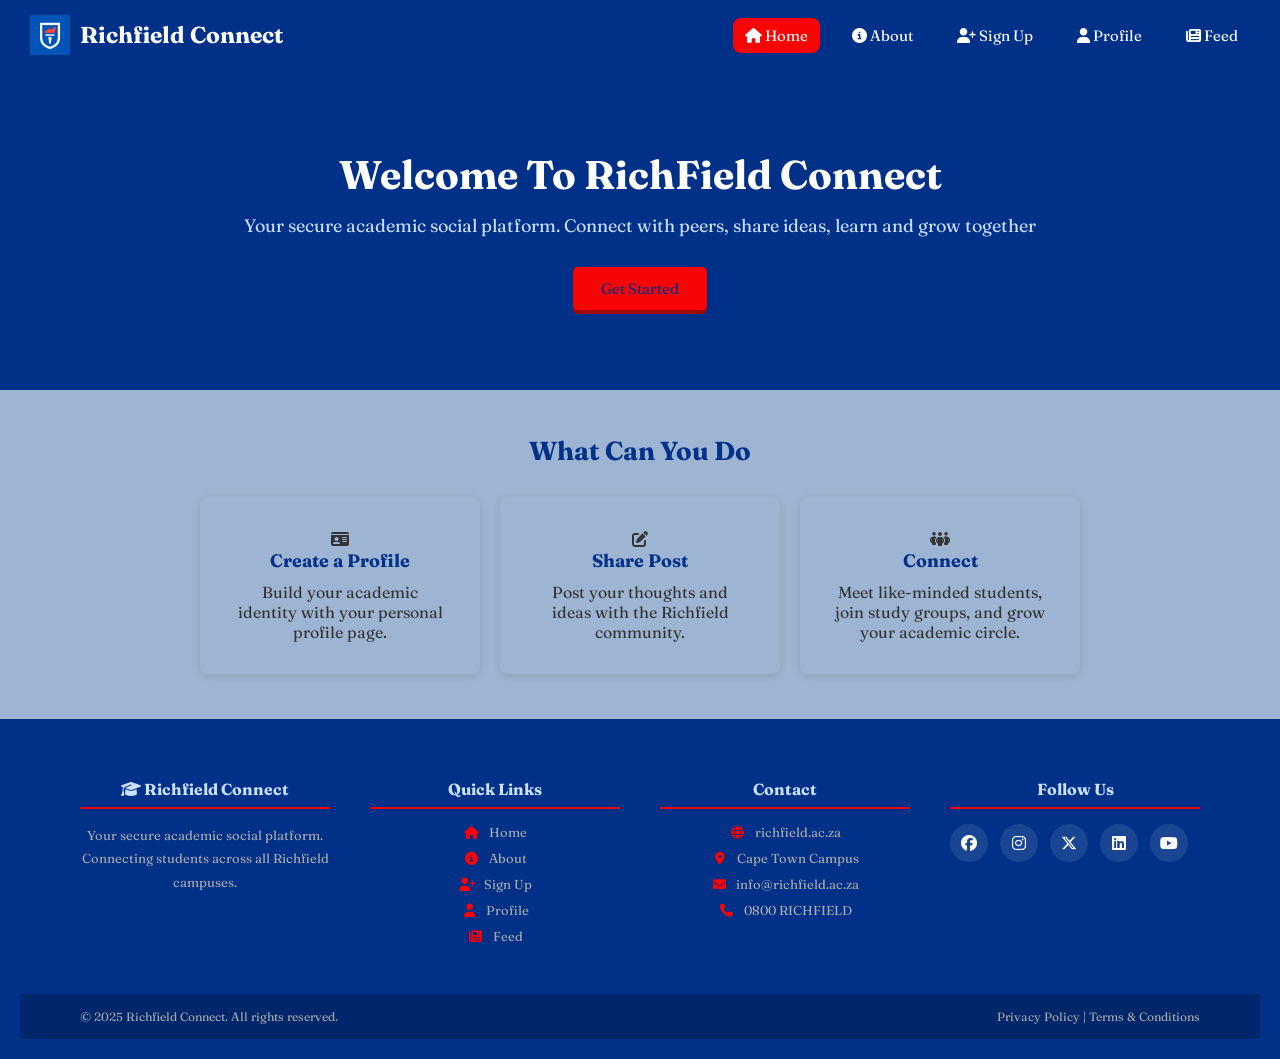
<file: RichField Connect/index.html>
<!DOCTYPE html>
<html lang="en">
<head>
    <meta charset="UTF-8">
    <meta name="viewport" content="width=device-width, initial-scale=1.0">
    <!-- FONT AWESOME ICONS -->
    <link rel="stylesheet" href="https://cdnjs.cloudflare.com/ajax/libs/font-awesome/6.5.0/css/all.min.css">
    <link rel="stylesheet" href="Style.css">
    <link rel="icon" href="logo richfried.jpg">

    <!--Google Fonts -->
<link rel="preconnect" href="https://fonts.googleapis.com">
<link rel="preconnect" href="https://fonts.gstatic.com" crossorigin>
<link href="https://fonts.googleapis.com/css2?family=Abril+Fatface&family=Cinzel:wght@400..900&family=DM+Serif+Display:ital@0;1&family=Diplomata&family=Fraunces:ital,opsz,wght@0,9..144,100..900;1,9..144,100..900&family=Lobster&family=Lobster+Two:ital,wght@0,400;0,700;1,400;1,700&display=swap" rel="stylesheet">    <title>RichField Connect - Home</title>
</head>
<body>

    <!-- NAVIGATION BAR -->
    <nav>
        <a href="index.html" class="logo">
            <img src="logo richfried.jpg" alt="Richfield Logo">
            Richfield Connect
        </a>
        <ul>
            <li><a href="index.html" class="active">
                
                <i class="fa-solid fa-house" ></i> Home
            </a></li>
            <li><a href="about.html">
                
                <i class="fa-solid fa-circle-info"></i> About
            </a></li>
            <li><a href="signup.html">
                
                <i class="fa-solid fa-user-plus"></i> Sign Up
            </a></li>
            <li><a href="profile.html">
                
                <i class="fa-solid fa-user"></i> Profile
            </a></li>
            <li><a href="feed.html">
                
                <i class="fa-solid fa-newspaper"></i> Feed
            </a></li>
        </ul>
    </nav>

    <!-- WELCOME BANNER -->
    <div class="welcome-banner">
        <h1>Welcome To RichField Connect</h1>
        <p>Your secure academic social platform. Connect with peers, share ideas, learn and grow together</p>
        
    <a href="signup.html" class="button" >Get Started</a>
</div>
    

    <!-- MAIN CONTENT -->
    <div class="container">

        <h2 class="section-title">What Can You Do</h2>

        <div class="features">

            <div class="feature-card">
                
                <i class="fa-solid fa-id-card feature-icon"></i>
                <h3>Create a Profile</h3>
                <p>Build your academic identity with your personal profile page.</p>
            </div>

            <div class="feature-card">
                
                <i class="fa-solid fa-pen-to-square feature-icon"></i>
                <h3>Share Post</h3>
                <p>Post your thoughts and ideas with the Richfield community.</p>
            </div>

            <div class="feature-card">
                
                <i class="fa-solid fa-people-group feature-icon"></i>
                <h3>Connect</h3>
                <p>Meet like-minded students, join study groups, and grow your academic circle.</p>
            </div>

        </div>
    </div>

<!-- BACK TO TOP BUTTON -->
<button id="backToTop" class="back-to-top">
    <i class="fa-solid fa-arrow-up"></i>
</button>



   <!-- FOOTER -->
<footer>

    <!-- TOP SECTION - columns -->
    <div class="footer-top">

        <!-- COLUMN 1 - About -->
        <div class="footer-col">
            <h4>
                <i class="fa-solid fa-graduation-cap"></i> 
                Richfield Connect
            </h4>
            <p>Your secure academic social platform. Connecting students across all Richfield campuses.</p>
        </div>

        <!-- COLUMN 2 - Quick Links -->
        <div class="footer-col">
            <h4>Quick Links</h4>
            <ul>
                <li><a href="index.html"><i class="fa-solid fa-house"></i> Home</a></li>
                <li><a href="about.html"><i class="fa-solid fa-circle-info"></i> About</a></li>
                <li><a href="signup.html"><i class="fa-solid fa-user-plus"></i> Sign Up</a></li>
                <li><a href="profile.html"><i class="fa-solid fa-user"></i> Profile</a></li>
                <li><a href="feed.html"><i class="fa-solid fa-newspaper"></i> Feed</a></li>
            </ul>
        </div>

        <!-- COLUMN 3 - Contact -->
        <div class="footer-col">
            <h4>Contact</h4>
            <ul>
                <li><i class="fa-solid fa-globe"></i> richfield.ac.za</li>
                <li><i class="fa-solid fa-location-dot"></i> Cape Town Campus</li>
                <li><i class="fa-solid fa-envelope"></i> info@richfield.ac.za</li>
                <li><i class="fa-solid fa-phone"></i> 0800 RICHFIELD</li>
            </ul>
        </div>

        <!-- COLUMN 4 - Social Media -->
        <div class="footer-col">
            <h4>Follow Us</h4>
            <div class="footer-social">
                <a href="https://www.facebook.com/thisisrichfield/" target="_blank">
                    <i class="fa-brands fa-facebook"></i>
                </a>
                <a href="https://www.instagram.com/thisisrichfield/" target="_blank">
                    <i class="fa-brands fa-instagram"></i>
                </a>
                <a href="https://x.com/thisisrichfield" target="_blank">
                    <i class="fa-brands fa-x-twitter"></i>
                </a>
                <a href="https://www.linkedin.com/school/richfieldeducation/" target="_blank">
                    <i class="fa-brands fa-linkedin"></i>
                </a>
                <a href="https://www.youtube.com/user/ThePCTBC" target="_blank">
                    <i class="fa-brands fa-youtube"></i>
                </a>
            </div>
        </div>

    </div>

    <!-- BOTTOM BAR -->
    <div class="footer-bottom">
        <p>&copy; 2025 Richfield Connect. All rights reserved.</p>
        <p>
            <a href="#">Privacy Policy</a> | 
            <a href="#">Terms & Conditions</a>
        </p>
    </div>

</footer>

<!-- JQUERY -->
<script src="https://code.jquery.com/jquery-3.7.1.min.js"></script>
<!-- MAIN JAVASCRIPT -->
<script src="javascript/main.js"></script>


</body>
</html>
</file>
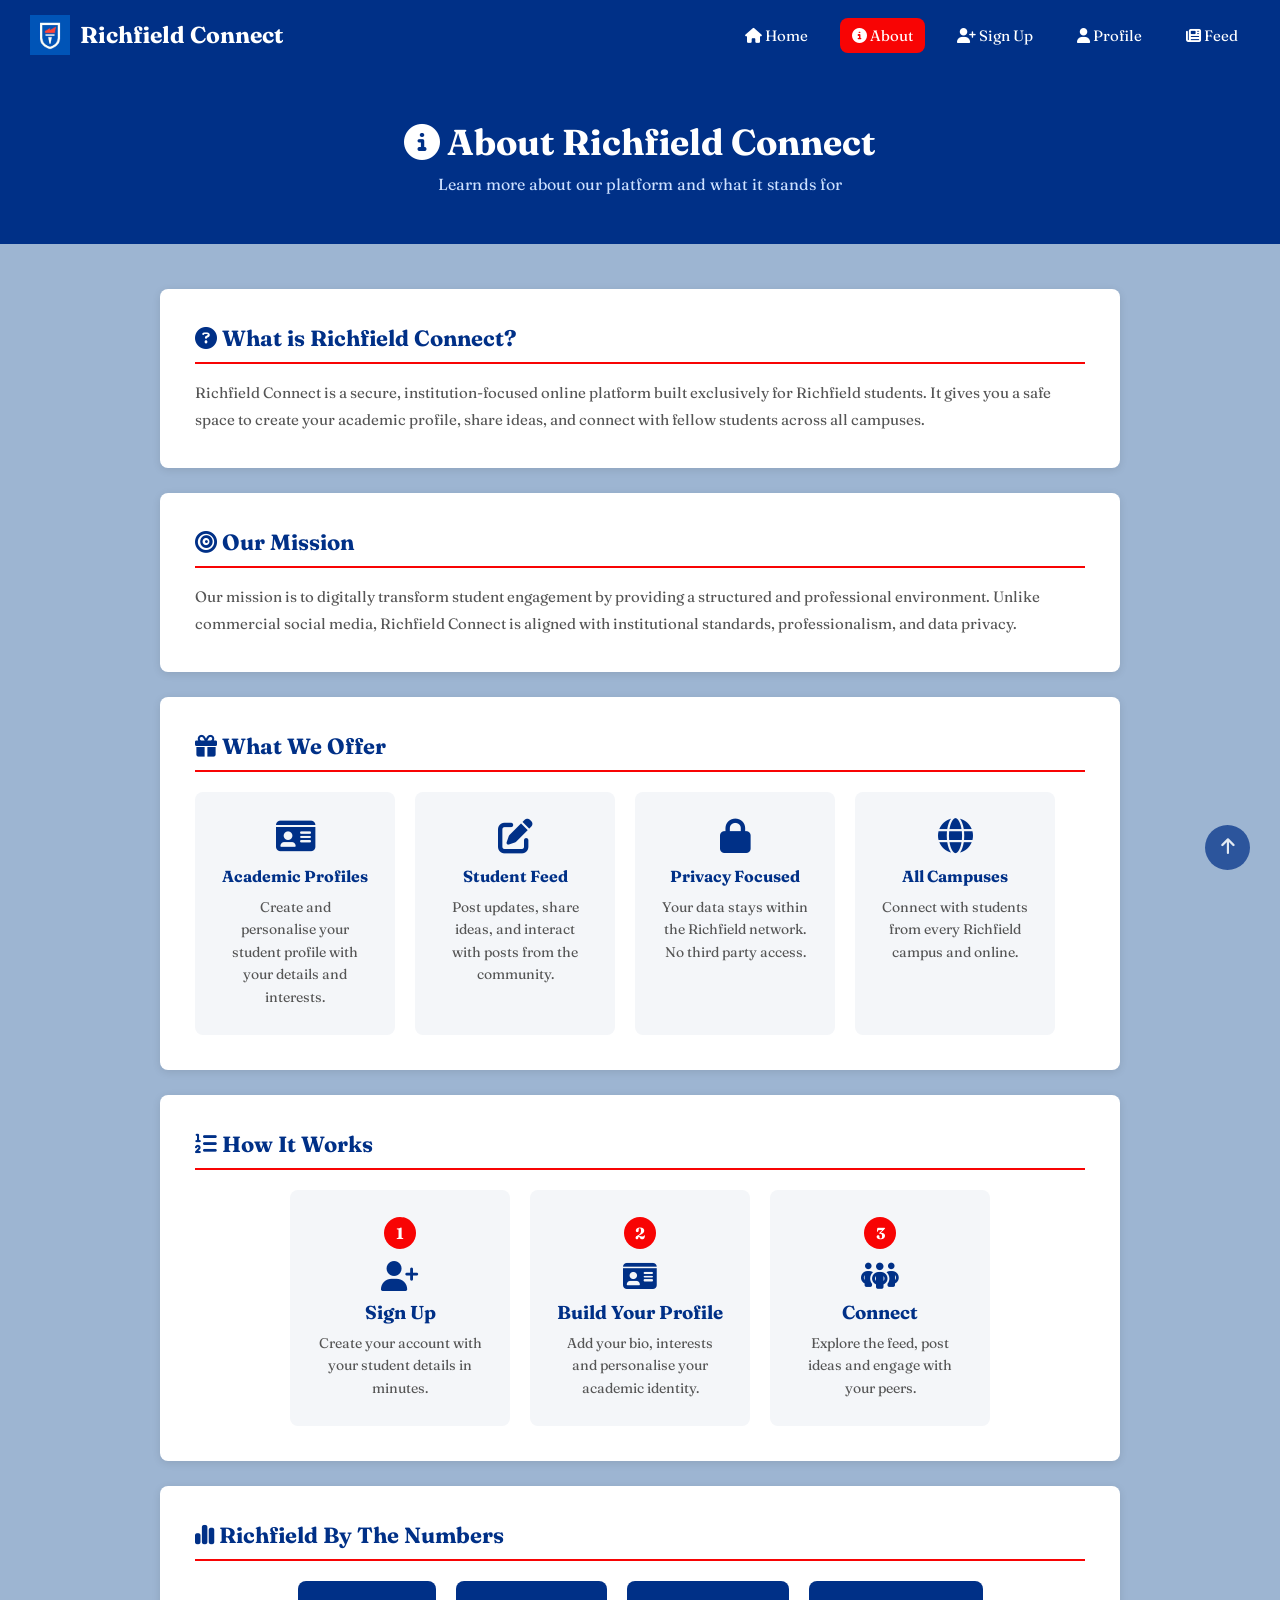
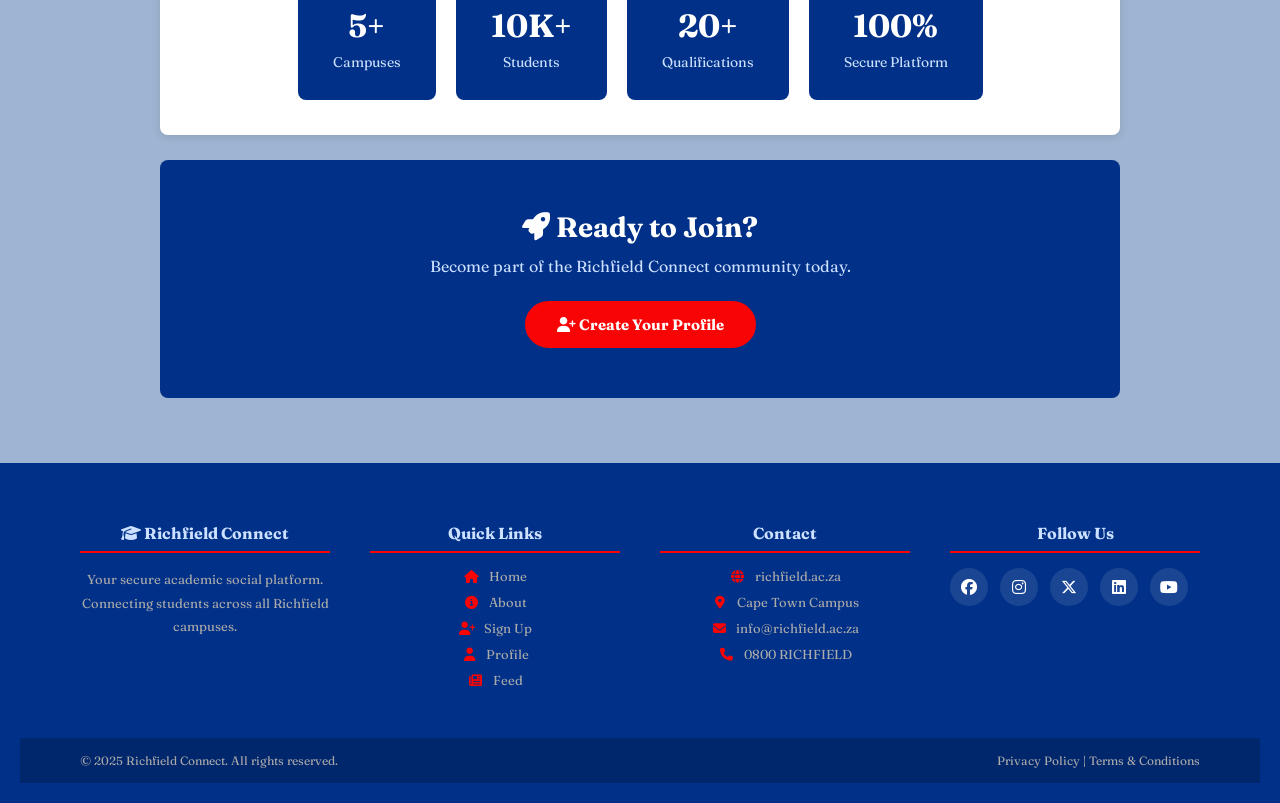
<file: RichField Connect/about.html>
<!DOCTYPE html>
<html lang="en">

<head>
    <meta charset="UTF-8">
    <meta name="viewport" content="width=device-width, initial-scale=1.0">
    <title>Richfield Connect - About</title>
    
    <link rel="stylesheet" href="https://cdnjs.cloudflare.com/ajax/libs/font-awesome/6.5.0/css/all.min.css">
    <link rel="stylesheet" href="Style.css">
    <link rel="icon" href="logo richfried.jpg">

    <!--Google Fonts -->
    <link rel="preconnect" href="https://fonts.googleapis.com">
    <link rel="preconnect" href="https://fonts.gstatic.com" crossorigin>
    <link href="https://fonts.googleapis.com/css2?family=Abril+Fatface&family=Cinzel:wght@400..900&family=DM+Serif+Display:ital@0;1&family=Diplomata&family=Fraunces:ital,opsz,wght@0,9..144,100..900;1,9..144,100..900&family=Lobster&family=Lobster+Two:ital,wght@0,400;0,700;1,400;1,700&display=swap" rel="stylesheet">    <title>RichField Connect - Home</title>

</head>

<body>

    <!-- NAVIGATION BAR -->
    <nav>
        <a href="index.html" class="logo" >
            <img src="logo richfried.jpg" alt="Richfield Logo">
            Richfield Connect</a>
        <ul>
            <li><a href="index.html"><i class="fa-solid fa-house"></i> Home</a></li>
            <li><a href="about.html" class="active"><i class="fa-solid fa-circle-info"></i> About</a></li>
            <li><a href="signup.html"><i class="fa-solid fa-user-plus"></i> Sign Up</a></li>
            <li><a href="profile.html"><i class="fa-solid fa-user"></i> Profile</a></li>
            <li><a href="feed.html"><i class="fa-solid fa-newspaper"></i> Feed</a></li>
        </ul>
    </nav>

    <!-- PAGE HEADER -->
    <div class="page-header">
        <h1><i class="fa-solid fa-circle-info"></i> About Richfield Connect</h1>
        <p>Learn more about our platform and what it stands for</p>
    </div>

    <!-- MAIN CONTENT -->
    <div class="container">

        
        <div class="about-section">
            <h2>
                <i class="fa-solid fa-question-circle"></i> 
                What is Richfield Connect?
            </h2>
            <p>
                Richfield Connect is a secure, institution-focused online platform 
                built exclusively for Richfield students. It gives you a safe space 
                to create your academic profile, share ideas, and connect with 
                fellow students across all campuses.
            </p>
        </div>

        <!-- OUR MISSION SECTION -->
        <div class="about-section">
            <h2>
                <i class="fa-solid fa-bullseye"></i> 
                Our Mission
            </h2>
            <p>
                Our mission is to digitally transform student engagement by providing 
                a structured and professional environment. Unlike commercial social 
                media, Richfield Connect is aligned with institutional standards, 
                professionalism, and data privacy.
            </p>
        </div>

        <!-- WHAT WE OFFER SECTION -->
        <div class="about-section">
            <h2>
                <i class="fa-solid fa-gift"></i> 
                What We Offer
            </h2>

            <div class="offer-list">

                <div class="offer-item">
                    <i class="fa-solid fa-id-card offer-icon"></i>
                    <h3>Academic Profiles</h3>
                    <p>Create and personalise your student profile with your details and interests.</p>
                </div>

                <div class="offer-item">
                    <i class="fa-solid fa-pen-to-square offer-icon"></i>
                    <h3>Student Feed</h3>
                    <p>Post updates, share ideas, and interact with posts from the community.</p>
                </div>

                <div class="offer-item">
                    <i class="fa-solid fa-lock offer-icon"></i>
                    <h3>Privacy Focused</h3>
                    <p>Your data stays within the Richfield network. No third party access.</p>
                </div>

                <div class="offer-item">
                    <i class="fa-solid fa-globe offer-icon"></i>
                    <h3>All Campuses</h3>
                    <p>Connect with students from every Richfield campus and online.</p>
                </div>

            </div>
        </div>

        <!-- NEW - HOW IT WORKS SECTION -->
        <div class="about-section">
            <h2>
                <i class="fa-solid fa-list-ol"></i> 
                How It Works
            </h2>

            <div class="steps-row">

                <div class="step-box">
                    <div class="step-number">1</div>
                    <i class="fa-solid fa-user-plus step-icon"></i>
                    <h3>Sign Up</h3>
                    <p>Create your account with your student details in minutes.</p>
                </div>

                <div class="step-box">
                    <div class="step-number">2</div>
                    <i class="fa-solid fa-id-card step-icon"></i>
                    <h3>Build Your Profile</h3>
                    <p>Add your bio, interests and personalise your academic identity.</p>
                </div>

                <div class="step-box">
                    <div class="step-number">3</div>
                    <i class="fa-solid fa-people-group step-icon"></i>
                    <h3>Connect</h3>
                    <p>Explore the feed, post ideas and engage with your peers.</p>
                </div>

            </div>
        </div>

        <!-- NEW - STATS SECTION -->
        <div class="about-section">
            <h2>
                <i class="fa-solid fa-chart-simple"></i> 
                Richfield By The Numbers
            </h2>

            <div class="stats-row">

                <div class="about-stat-box">
                    <span>5+</span>
                    <p>Campuses</p>
                </div>

                <div class="about-stat-box">
                    <span>10K+</span>
                    <p>Students</p>
                </div>

                <div class="about-stat-box">
                    <span>20+</span>
                    <p>Qualifications</p>
                </div>

                <div class="about-stat-box">
                    <span>100%</span>
                    <p>Secure Platform</p>
                </div>

            </div>
        </div>

        <!-- CALL TO ACTION -->
        <div class="about-cta">
            <h2>
                <i class="fa-solid fa-rocket"></i> 
                Ready to Join?
            </h2>
            <p>Become part of the Richfield Connect community today.</p>
            <a href="signup.html" class="btn">
                <i class="fa-solid fa-user-plus"></i> Create Your Profile
            </a>
        </div>

    </div>

    <!-- BACK TO TOP BUTTON -->
    <button id="backToTop" class="back-to-top">
        <i class="fa-solid fa-arrow-up"></i>
    </button>

    <!-- FOOTER -->
<footer>

    <!-- TOP SECTION - columns -->
    <div class="footer-top">

        <!-- COLUMN 1 - About -->
        <div class="footer-col">
            <h4>
                <i class="fa-solid fa-graduation-cap"></i> 
                Richfield Connect
            </h4>
            <p>Your secure academic social platform. Connecting students across all Richfield campuses.</p>
        </div>

        <!-- COLUMN 2 - Quick Links -->
        <div class="footer-col">
            <h4>Quick Links</h4>
            <ul>
                <li><a href="index.html"><i class="fa-solid fa-house"></i> Home</a></li>
                <li><a href="about.html"><i class="fa-solid fa-circle-info"></i> About</a></li>
                <li><a href="signup.html"><i class="fa-solid fa-user-plus"></i> Sign Up</a></li>
                <li><a href="profile.html"><i class="fa-solid fa-user"></i> Profile</a></li>
                <li><a href="feed.html"><i class="fa-solid fa-newspaper"></i> Feed</a></li>
            </ul>
        </div>

        <!-- COLUMN 3 - Contact -->
        <div class="footer-col">
            <h4>Contact</h4>
            <ul>
                <li><i class="fa-solid fa-globe"></i> richfield.ac.za</li>
                <li><i class="fa-solid fa-location-dot"></i> Cape Town Campus</li>
                <li><i class="fa-solid fa-envelope"></i> info@richfield.ac.za</li>
                <li><i class="fa-solid fa-phone"></i> 0800 RICHFIELD</li>
            </ul>
        </div>

        <!-- COLUMN 4 - Social Media -->
        <div class="footer-col">
            <h4>Follow Us</h4>
            <div class="footer-social">
                <a href="https://www.facebook.com/thisisrichfield/" target="_blank">
                    <i class="fa-brands fa-facebook"></i>
                </a>
                <a href="https://www.instagram.com/thisisrichfield/" target="_blank">
                    <i class="fa-brands fa-instagram"></i>
                </a>
                <a href="https://x.com/thisisrichfield" target="_blank">
                    <i class="fa-brands fa-x-twitter"></i>
                </a>
                <a href="https://www.linkedin.com/school/richfieldeducation/" target="_blank">
                    <i class="fa-brands fa-linkedin"></i>
                </a>
                <a href="https://www.youtube.com/user/ThePCTBC" target="_blank">
                    <i class="fa-brands fa-youtube"></i>
                </a>
            </div>
        </div>

    </div>

    <!-- BOTTOM BAR -->
    <div class="footer-bottom">
        <p>&copy; 2025 Richfield Connect. All rights reserved.</p>
        <p>
            <a href="#">Privacy Policy</a> | 
            <a href="#">Terms & Conditions</a>
        </p>
    </div>

</footer>

    <!-- JQUERY -->
<script src="https://code.jquery.com/jquery-3.7.1.min.js"></script>
<!-- MAIN JAVASCRIPT -->
<script src="javascript/main.js"></script>

</body>
</html>
</file>
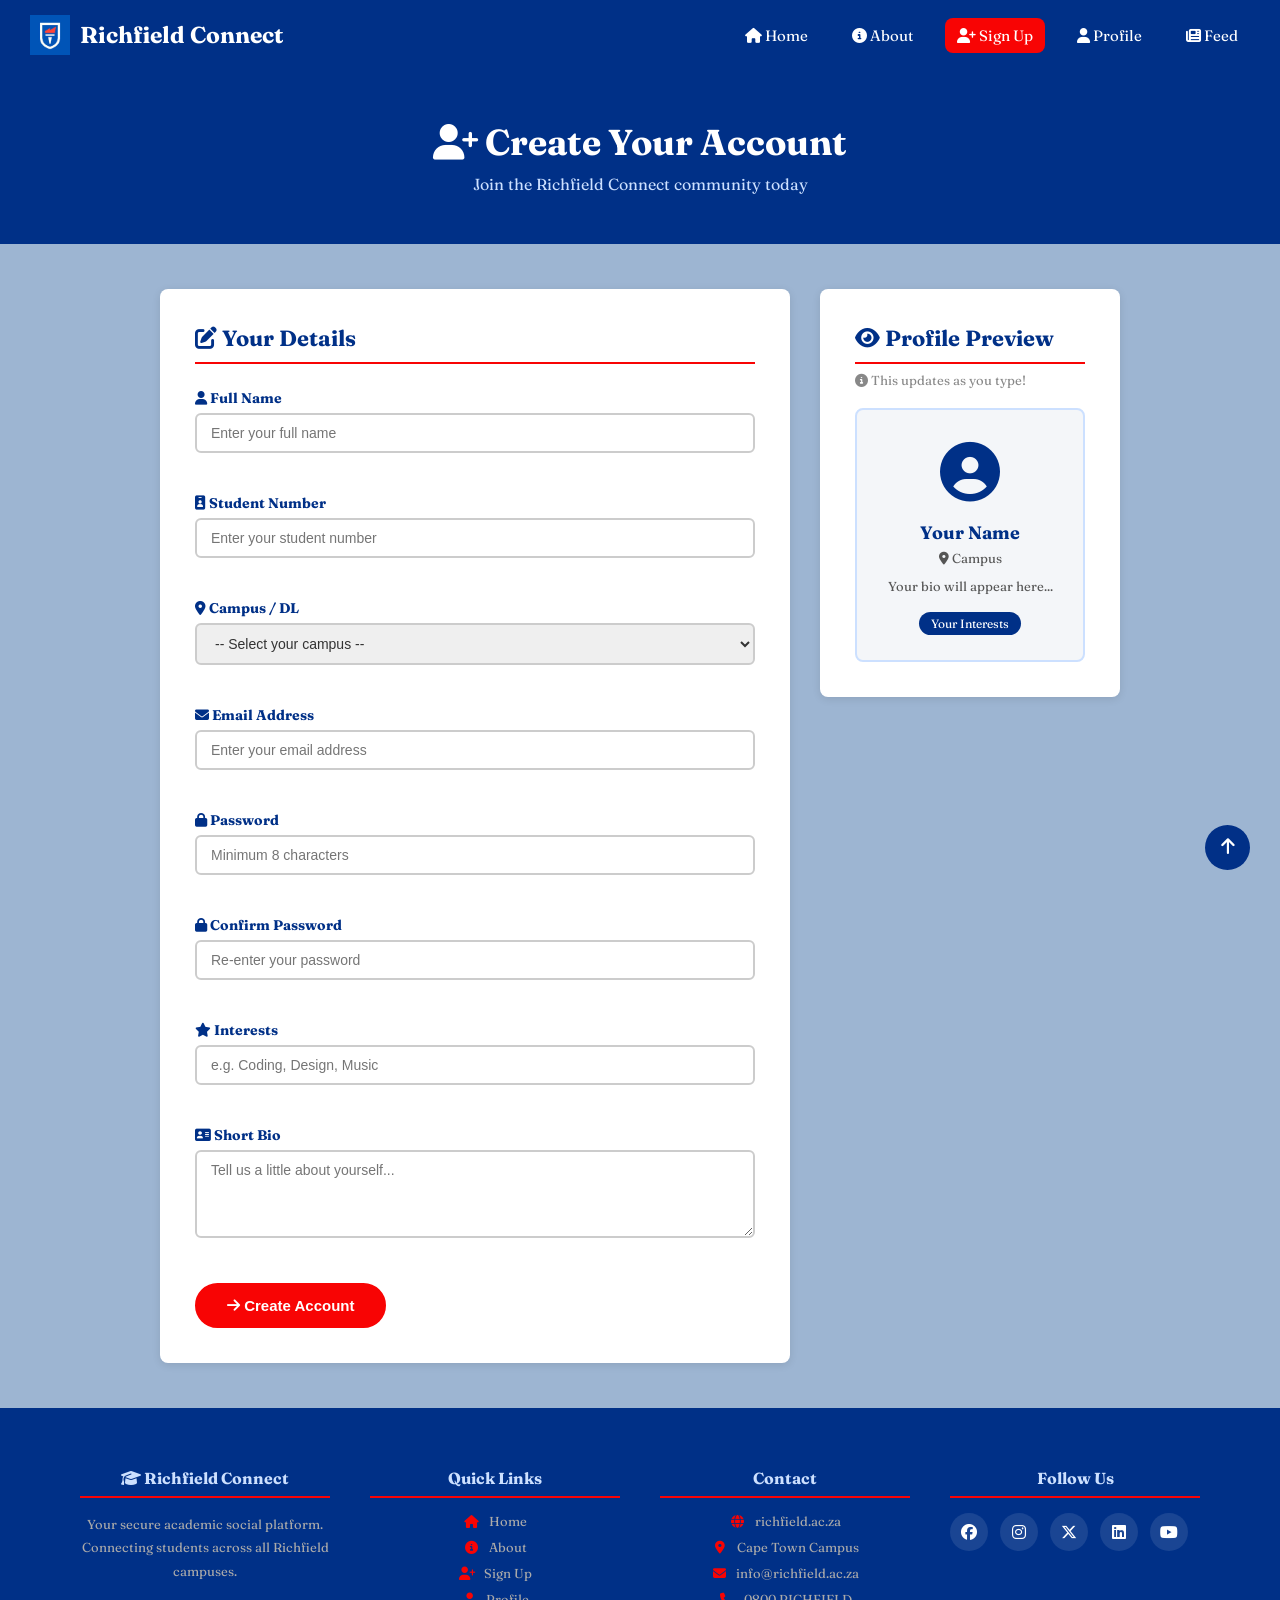
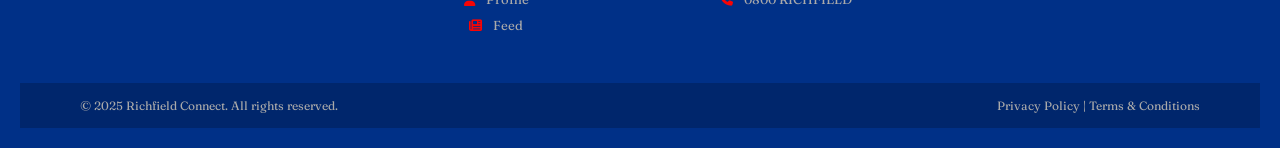
<file: RichField Connect/feed.html>
<!DOCTYPE html>
<html lang="en">

<head>
    <meta charset="UTF-8">
    <meta name="viewport" content="width=device-width, initial-scale=1.0">
    <title>Richfield Connect - Feed</title>
    <link rel="stylesheet" href="https://cdnjs.cloudflare.com/ajax/libs/font-awesome/6.5.0/css/all.min.css">
    <link rel="stylesheet" href="Style.css">
    <link rel="icon" href="logo richfried.jpg">

    <!--Google Fonts -->
<link rel="preconnect" href="https://fonts.googleapis.com">
<link rel="preconnect" href="https://fonts.gstatic.com" crossorigin>
<link href="https://fonts.googleapis.com/css2?family=Abril+Fatface&family=Cinzel:wght@400..900&family=DM+Serif+Display:ital@0;1&family=Diplomata&family=Fraunces:ital,opsz,wght@0,9..144,100..900;1,9..144,100..900&family=Lobster&family=Lobster+Two:ital,wght@0,400;0,700;1,400;1,700&display=swap" rel="stylesheet">    <title>RichField Connect - Home</title>

</head>

<body>

    <!-- NAVIGATION BAR -->
    <nav>
        <a href="index.html" class="logo"><img src="logo richfried.jpg" alt="Richfield Logo">Richfield Connect</a>
        <ul>
            <li><a href="index.html"><i class="fa-solid fa-house"></i> Home</a></li>
            <li><a href="about.html"><i class="fa-solid fa-circle-info"></i> About</a></li>
            <li><a href="signup.html"><i class="fa-solid fa-user-plus"></i> Sign Up</a></li>
            <li><a href="profile.html"><i class="fa-solid fa-user"></i> Profile</a></li>
            <li><a href="feed.html" class="active"><i class="fa-solid fa-newspaper"></i> Feed</a></li>
        </ul>
    </nav>

    
    <div class="page-header">
        <h1><i class="fa-solid fa-newspaper"></i> Student Feed</h1>
        <p>Share your thoughts with the Richfield community</p>
    </div>

    <!-- MAIN CONTENT -->
    <div class="container">
        <div class="feed-wrapper">

            <!-- LEFT SIDE - CREATE POST + POSTS -->
            <div class="feed-main">

                <!-- CREATE POST BOX -->
                <div class="create-post-box animate-up">
                    <h2>
                        <i class="fa-solid fa-pen-to-square"></i> 
                        Create a Post
                    </h2>

                    <!-- WHO IS POSTING -->
                    <p class="posting-as">
                        <i class="fa-solid fa-user"></i> 
                        Posting as: <span id="postingAsName">Guest</span>
                    </p>

                    <!-- POST TEXT AREA -->
                    <div class="form-group">
                        <textarea
                            id="postContent"
                            placeholder="What is on your mind?"
                            rows="4"
                        ></textarea>
                        <!-- Error message if post is empty -->
                        <span class="error-msg" id="postError"></span>
                    </div>

                    <!-- POST BUTTON -->
                    <button id="postBtn" class="btn">
                        <i class="fa-solid fa-paper-plane"></i> Post
                    </button>

                </div>

                <!-- POSTS FEED AREA -->
                <div class="posts-section animate-up">
                    <h2>
                        <i class="fa-solid fa-list"></i> 
                        Recent Posts
                    </h2>

                    <!-- ALL POSTS GO HERE - added by JavaScript -->
                    <div id="postsContainer">

                        <!-- EMPTY STATE - shows when no posts exist -->
                        <div class="empty-state animate-up" id="emptyState">
                            <i class="fa-solid fa-comment-slash"></i>
                            <p>No posts yet. Be the first to post!</p>
                        </div>

                    </div>
                </div>

            </div>

            <!-- RIGHT SIDE - SIDEBAR -->
            <div class="feed-sidebar">

                <!-- MINI PROFILE CARD -->
                <div class="sidebar-card animate-up">
                    <h3>
                        <i class="fa-solid fa-user"></i> My Profile
                    </h3>
                    <div class="sidebar-avatar">
                        <i class="fa-solid fa-user-circle"></i>
                    </div>
                    <!-- filled by JavaScript -->
                    <p id="sidebarName">Guest</p>
                    <p id="sidebarCampus" class="sidebar-campus">
                        <i class="fa-solid fa-location-dot"></i> Campus
                    </p>
                    <a href="profile.html" class="btn sidebar-btn">
                        <i class="fa-solid fa-user"></i> View Profile
                    </a>
                </div>

                <!-- STATS CARD -->
                <div class="sidebar-card animate-up">
                    <h3>
                        <i class="fa-solid fa-chart-simple"></i> My Stats
                    </h3>
                    <div class="sidebar-stats">

                        <div class="sidebar-stat">
                            <span id="sidebarPostCount">0</span>
                            <p>Posts</p>
                        </div>

                        <div class="sidebar-stat">
                            <span id="sidebarLikeCount">0</span>
                            <p>Likes</p>
                        </div>

                    </div>
                </div>

                <!-- TIPS CARD -->
                <div class="sidebar-card animate-up">
                    <h3>
                        <i class="fa-solid fa-lightbulb"></i> Tips
                    </h3>
                    <ul class="tips-list">
                        <li>
                            <i class="fa-solid fa-check"></i>
                            Be respectful to peers
                        </li>
                        <li>
                            <i class="fa-solid fa-check"></i>
                            Share academic content
                        </li>
                        <li>
                            <i class="fa-solid fa-check"></i>
                            Keep posts professional
                        </li>
                        <li>
                            <i class="fa-solid fa-check"></i>
                            Engage with others posts
                        </li>
                    </ul>
                </div>

            </div>

        </div>
    </div>

    <!-- BACK TO TOP BUTTON -->
    <button id="backToTop" class="back-to-top">
        <i class="fa-solid fa-arrow-up"></i>
    </button>

    <!-- FOOTER -->
<footer>

    <!-- TOP SECTION - columns -->
    <div class="footer-top">

        <!-- COLUMN 1 - About -->
        <div class="footer-col">
            <h4>
                <i class="fa-solid fa-graduation-cap"></i> 
                Richfield Connect
            </h4>
            <p>Your secure academic social platform. Connecting students across all Richfield campuses.</p>
        </div>

        <!-- COLUMN 2 - Quick Links -->
        <div class="footer-col">
            <h4>Quick Links</h4>
            <ul>
                <li><a href="index.html"><i class="fa-solid fa-house"></i> Home</a></li>
                <li><a href="about.html"><i class="fa-solid fa-circle-info"></i> About</a></li>
                <li><a href="signup.html"><i class="fa-solid fa-user-plus"></i> Sign Up</a></li>
                <li><a href="profile.html"><i class="fa-solid fa-user"></i> Profile</a></li>
                <li><a href="feed.html"><i class="fa-solid fa-newspaper"></i> Feed</a></li>
            </ul>
        </div>

        <!-- COLUMN 3 - Contact -->
        <div class="footer-col">
            <h4>Contact</h4>
            <ul>
                <li><i class="fa-solid fa-globe"></i> richfield.ac.za</li>
                <li><i class="fa-solid fa-location-dot"></i> Cape Town Campus</li>
                <li><i class="fa-solid fa-envelope"></i> info@richfield.ac.za</li>
                <li><i class="fa-solid fa-phone"></i> 0800 RICHFIELD</li>
            </ul>
        </div>

        <!-- COLUMN 4 - Social Media -->
        <div class="footer-col">
            <h4>Follow Us</h4>
            <div class="footer-social">
                <a href="https://www.facebook.com/thisisrichfield/" target="_blank">
                    <i class="fa-brands fa-facebook"></i>
                </a>
                <a href="https://www.instagram.com/thisisrichfield/" target="_blank">
                    <i class="fa-brands fa-instagram"></i>
                </a>
                <a href="https://x.com/thisisrichfield" target="_blank">
                    <i class="fa-brands fa-x-twitter"></i>
                </a>
                <a href="https://www.linkedin.com/school/richfieldeducation/" target="_blank">
                    <i class="fa-brands fa-linkedin"></i>
                </a>
                <a href="https://www.youtube.com/user/ThePCTBC" target="_blank">
                    <i class="fa-brands fa-youtube"></i>
                </a>
            </div>
        </div>

    </div>

    <!-- BOTTOM BAR -->
    <div class="footer-bottom">
        <p>&copy; 2025 Richfield Connect. All rights reserved.</p>
        <p>
            <a href="#">Privacy Policy</a> | 
            <a href="#">Terms & Conditions</a>
        </p>
    </div>

</footer>

    <!-- JQUERY -->
    <script src="https://code.jquery.com/jquery-3.7.1.min.js"></script>

    <!-- FEED JAVASCRIPT -->
    <script src="javascript/feed.js"></script>

</body>
</html>
</file>
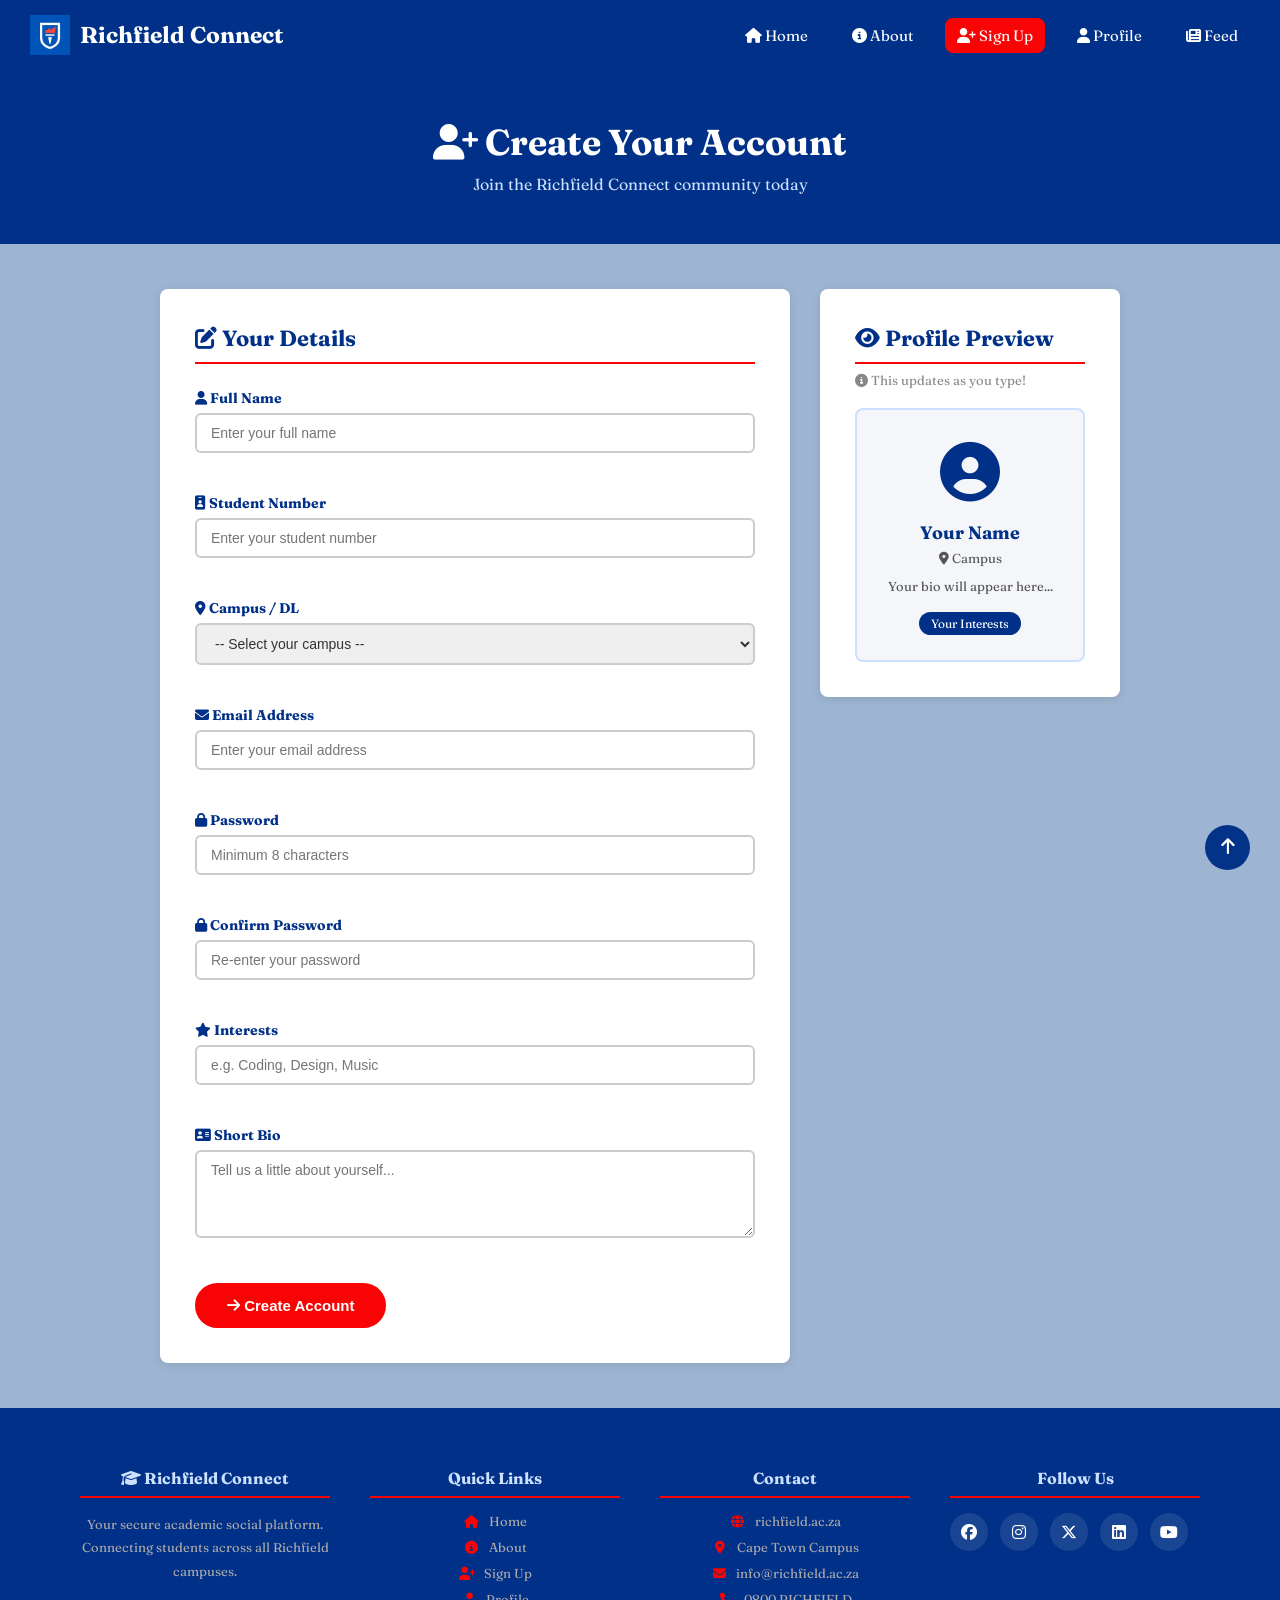
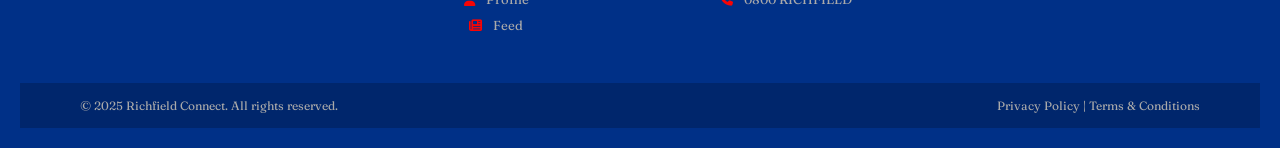
<file: RichField Connect/profile.html>
<!DOCTYPE html>
<html lang="en">
<head>
    <meta charset="UTF-8">
    <meta name="viewport" content="width=device-width, initial-scale=1.0">
    <title>Richfield Connect - Profile</title>
    <link rel="stylesheet" href="https://cdnjs.cloudflare.com/ajax/libs/font-awesome/6.5.0/css/all.min.css">
    <link rel="icon" href="logo richfried.jpg">
    <link rel="stylesheet" href="Style.css">

    <!--Google Fonts -->
<link rel="preconnect" href="https://fonts.googleapis.com">
<link rel="preconnect" href="https://fonts.gstatic.com" crossorigin>
<link href="https://fonts.googleapis.com/css2?family=Abril+Fatface&family=Cinzel:wght@400..900&family=DM+Serif+Display:ital@0;1&family=Diplomata&family=Fraunces:ital,opsz,wght@0,9..144,100..900;1,9..144,100..900&family=Lobster&family=Lobster+Two:ital,wght@0,400;0,700;1,400;1,700&display=swap" rel="stylesheet">    <title>RichField Connect - Home</title>

</head> 

<body>

    <!-- NAVIGATION BAR -->
    <nav>
        <a href="index.html" class="logo">Richfield Connect</a>
        <ul>
            <li><a href="index.html"><i class="fa-solid fa-house"></i> Home</a></li>
            <li><a href="about.html"><i class="fa-solid fa-circle-info"></i> About</a></li>
            <li><a href="signup.html"><i class="fa-solid fa-user-plus"></i> Sign Up</a></li>
            <li><a href="profile.html" class="active"><i class="fa-solid fa-user"></i> Profile</a></li>
            <li><a href="feed.html"><i class="fa-solid fa-newspaper"></i> Feed</a></li>
        </ul>
    </nav>

    <!-- PAGE HEADER -->
    <div class="page-header">
        <h1><i class="fa-solid fa-user"></i> My Profile</h1>
        <p>Your personal academic profile</p>
    </div>

    <!-- MAIN CONTENT -->
    <div class="container">

        <!-- PROFILE WRAPPER -->
        <div class="profile-wrapper">

            <!-- LEFT SIDE - PROFILE CARD -->
            <div class="profile-card animate-up">

                <!-- AVATAR -->
                <div class="profile-avatar">
                    <i class="fa-solid fa-user-circle"></i>
                </div>

                <!-- NAME - filled by JavaScript -->
                <h2 id="profileName">Loading...</h2>

                <!-- CAMPUS - filled by JavaScript -->
                <p class="profile-campus">
                    <i class="fa-solid fa-location-dot"></i>
                    <span id="profileCampus"></span>
                </p>

                <!-- EMAIL - filled by JavaScript -->
                <p class="profile-email">
                    <i class="fa-solid fa-envelope"></i>
                    <span id="profileEmail"></span>
                </p>

                <!-- STUDENT NUMBER - filled by JavaScript -->
                <p class="profile-student-number">
                    <i class="fa-solid fa-id-badge"></i>
                    <span id="profileStudentNumber"></span>
                </p>

                <!-- GO TO FEED BUTTON -->
                <a href="feed.html" class="btn">
                    <i class="fa-solid fa-newspaper"></i> Go to Feed
                </a>

            </div>

            <!-- RIGHT SIDE - PROFILE DETAILS -->
            <div class="profile-details">

                <!-- BIO SECTION -->
                <div class="profile-section animate-up">
                    <h3 class="toggle-heading">
                        <i class="fa-solid fa-address-card"></i> About Me
                        <i class="fa-solid fa-chevron-down toggle-icon"></i>
                    </h3>
                    <div class="toggle-content">
                        <!-- filled by JavaScript -->
                        <p id="profileBio">Loading...</p>
                    </div>
                </div>

                <!-- INTERESTS SECTION -->
                <div class="profile-section animate-up">
                    <h3 class="toggle-heading">
                        <i class="fa-solid fa-star"></i> My Interests
                        <i class="fa-solid fa-chevron-down toggle-icon"></i>
                    </h3>
                    <div class="toggle-content">
                        <!-- Interest tags added by JavaScript -->
                        <div id="profileInterests" class="interests-container"></div>
                    </div>
                </div>

                <!-- STATS SECTION -->
                <div class="profile-section animate-up">
                    <h3 class="toggle-heading">
                        <i class="fa-solid fa-chart-simple"></i> My Stats
                        <i class="fa-solid fa-chevron-down toggle-icon"></i>
                    </h3>
                    <div class="toggle-content">
                        <div class="profile-stats-row">

                            <div class="profile-stat-box">
                                <span id="postCount">0</span>
                                <p>Posts</p>
                            </div>

                            <div class="profile-stat-box">
                                <span id="likeCount">0</span>
                                <p>Likes Given</p>
                            </div>

                            <div class="profile-stat-box">
                                <span>1</span>
                                <p>Campus</p>
                            </div>

                        </div>
                    </div>
                </div>

            </div>

        </div>

    </div>

    <!-- BACK TO TOP BUTTON -->
    <button id="backToTop" class="back-to-top">
        <i class="fa-solid fa-arrow-up"></i>
    </button>

   <!-- FOOTER -->
<footer>

    <!-- TOP SECTION - columns -->
    <div class="footer-top">

        <!-- COLUMN 1 - About -->
        <div class="footer-col">
            <h4>
                <i class="fa-solid fa-graduation-cap"></i> 
                Richfield Connect
            </h4>
            <p>Your secure academic social platform. Connecting students across all Richfield campuses.</p>
        </div>

        <!-- COLUMN 2 - Quick Links -->
        <div class="footer-col">
            <h4>Quick Links</h4>
            <ul>
                <li><a href="index.html"><i class="fa-solid fa-house"></i> Home</a></li>
                <li><a href="about.html"><i class="fa-solid fa-circle-info"></i> About</a></li>
                <li><a href="signup.html"><i class="fa-solid fa-user-plus"></i> Sign Up</a></li>
                <li><a href="profile.html"><i class="fa-solid fa-user"></i> Profile</a></li>
                <li><a href="feed.html"><i class="fa-solid fa-newspaper"></i> Feed</a></li>
            </ul>
        </div>

        <!-- COLUMN 3 - Contact -->
        <div class="footer-col">
            <h4>Contact</h4>
            <ul>
                <li><i class="fa-solid fa-globe"></i> richfield.ac.za</li>
                <li><i class="fa-solid fa-location-dot"></i> Cape Town Campus</li>
                <li><i class="fa-solid fa-envelope"></i> info@richfield.ac.za</li>
                <li><i class="fa-solid fa-phone"></i> 0800 RICHFIELD</li>
            </ul>
        </div>

        <!-- COLUMN 4 - Social Media -->
        <div class="footer-col">
            <h4>Follow Us</h4>
            <div class="footer-social">
                <a href="https://www.facebook.com/thisisrichfield/" target="_blank">
                    <i class="fa-brands fa-facebook"></i>
                </a>
                <a href="https://www.instagram.com/thisisrichfield/" target="_blank">
                    <i class="fa-brands fa-instagram"></i>
                </a>
                <a href="https://x.com/thisisrichfield" target="_blank">
                    <i class="fa-brands fa-x-twitter"></i>
                </a>
                <a href="https://www.linkedin.com/school/richfieldeducation/" target="_blank">
                    <i class="fa-brands fa-linkedin"></i>
                </a>
                <a href="https://www.youtube.com/user/ThePCTBC" target="_blank">
                    <i class="fa-brands fa-youtube"></i>
                </a>
            </div>
        </div>

    </div>

    <!-- BOTTOM BAR -->
    <div class="footer-bottom">
        <p>&copy; 2025 Richfield Connect. All rights reserved.</p>
        <p>
            <a href="#">Privacy Policy</a> | 
            <a href="#">Terms & Conditions</a>
        </p>
    </div>

</footer>

    <!-- JQUERY -->
    <script src="https://code.jquery.com/jquery-3.7.1.min.js"></script>
    <!-- PROFILE JAVASCRIPT -->
    <script src="javascript/profile.js"></script>

</body>
</html>
</file>
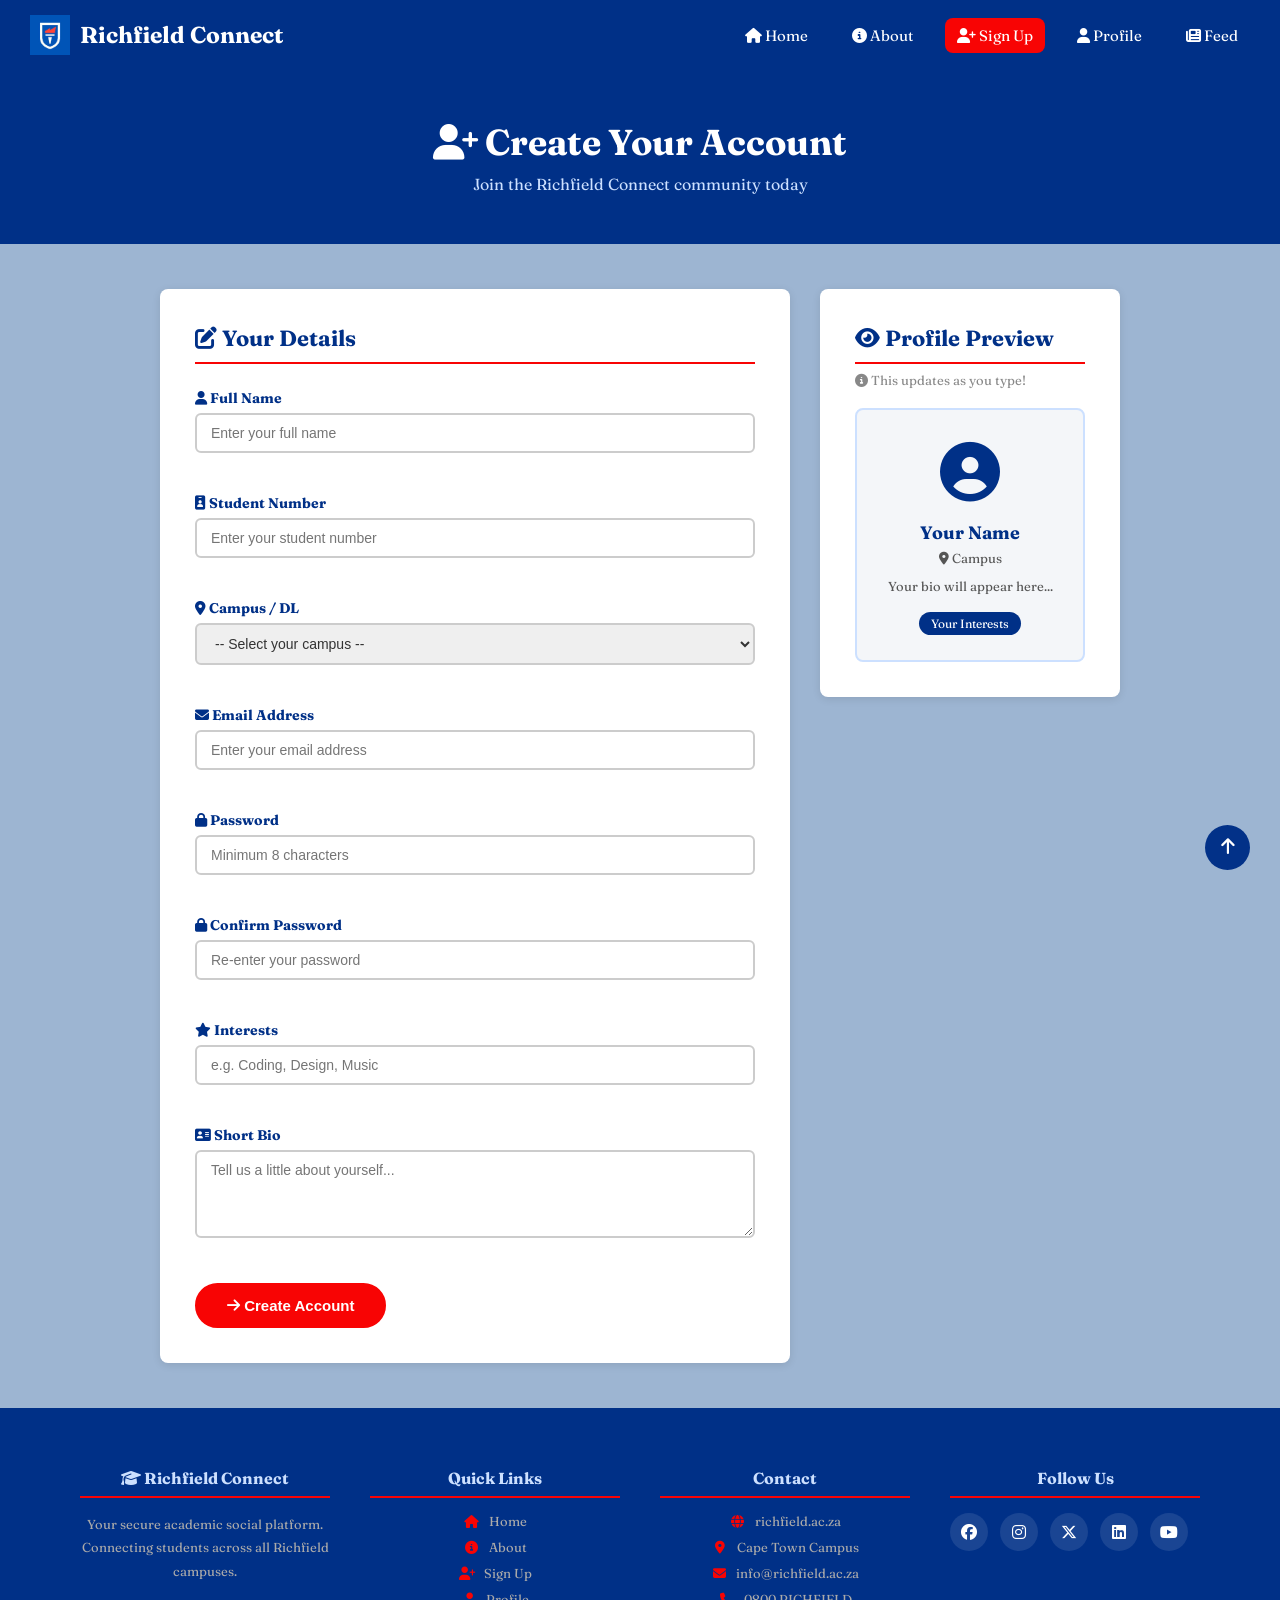
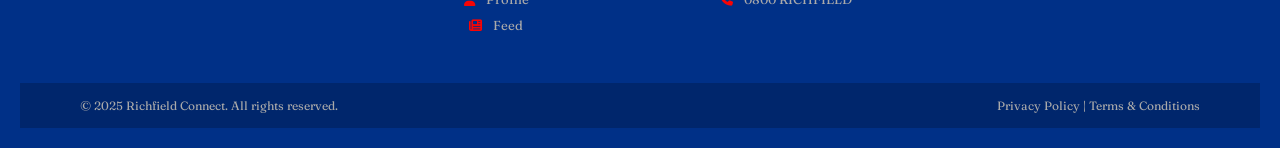
<file: RichField Connect/signup.html>
<!DOCTYPE html>
<html lang="en">
<head>
    <meta charset="UTF-8">
    <meta name="viewport" content="width=device-width, initial-scale=1.0">
        <link rel="stylesheet" href="https://cdnjs.cloudflare.com/ajax/libs/font-awesome/6.5.0/css/all.min.css">
        <link rel="icon" href="logo richfried.jpg">
        <link rel="stylesheet" href="Style.css">
    <title>Richfield Connect - Sign Up</title>

<!--Google Fonts -->
        <link rel="preconnect" href="https://fonts.googleapis.com">
        <link rel="preconnect" href="https://fonts.gstatic.com" crossorigin>
        <link href="https://fonts.googleapis.com/css2?family=Abril+Fatface&family=Cinzel:wght@400..900&family=DM+Serif+Display:ital@0;1&family=Diplomata&family=Fraunces:ital,opsz,wght@0,9..144,100..900;1,9..144,100..900&family=Lobster&family=Lobster+Two:ital,wght@0,400;0,700;1,400;1,700&display=swap" rel="stylesheet">    <title>RichField Connect - Home</title>

</head>
<body>
    
<!-- NAVIGATION BAR -->
    <nav>
        <a href="index.html" class="logo"><img src="logo richfried.jpg" alt="Richfield Logo">
            Richfield Connect
        </a>
        
        <ul>
            <li><a href="index.html"><i class="fa-solid fa-house"></i> Home</a></li>
            <li><a href="about.html"><i class="fa-solid fa-circle-info"></i> About</a></li>
            <li><a href="signup.html" class="active"><i class="fa-solid fa-user-plus"></i> Sign Up</a></li>
            <li><a href="profile.html"><i class="fa-solid fa-user"></i> Profile</a></li>
            <li><a href="feed.html"><i class="fa-solid fa-newspaper"></i> Feed</a></li>
        </ul>
    </nav>

<div class="page-header">
    <h1> <i class="fa-solid fa-user-plus"></i> Create Your Account</h1>
    <p>Join the Richfield Connect community today</p>
</div>


<!-- main content-->

<div class="container">
        <div class="signup-wrapper">

            <!-- LEFT SIDE - THE FORM -->
            <div class="signup-form-box animate-up" >
                <h2>
                    <i class="fa-solid fa-pen-to-square"></i>
                    Your Details
                </h2>

                <form id="signupForm">

                    <!-- FULL NAME -->
                    <div class="form-group">
                        <label for="fullName">
                            <i class="fa-solid fa-user"></i> Full Name
                        </label>
                        <input
                            type="text"
                            id="fullName"
                            placeholder="Enter your full name"
                        >
                        <span class="error-msg" id="nameError"></span>
                    </div>

                    <!-- STUDENT NUMBER -->
                    <div class="form-group">
                        <label for="studentNumber">
                            <i class="fa-solid fa-id-badge"></i> Student Number
                        </label>
                        <input
                            type="text"
                            id="studentNumber"
                            placeholder="Enter your student number"
                        >
                        <span class="error-msg" id="studentNumberError"></span>
                    </div>

                    <!-- CAMPUS DROPDOWN -->
                    <div class="form-group">
                        <label for="campus">
                            <i class="fa-solid fa-location-dot"></i> Campus / DL
                        </label>
                        <select id="campus">
                            <option value="">-- Select your campus --</option>
                            <option value="Johannesburg">Johannesburg</option>
                            <option value="Cape Town">Cape Town</option>
                            <option value="Durban">Durban</option>
                            <option value="Pretoria">Pretoria</option>
                            <option value="Distance Learning">Distance Learning (DL)</option>
                        </select>
                        <span class="error-msg" id="campusError"></span>
                    </div>

                    <!-- EMAIL -->
                    <div class="form-group">
                        <label for="email">
                            <i class="fa-solid fa-envelope"></i> Email Address
                        </label>
                        <input
                            type="text"
                            id="email"
                            placeholder="Enter your email address"
                        >
                        <span class="error-msg" id="emailError"></span>
                    </div>

                    <!-- PASSWORD -->
                    <div class="form-group">
                        <label for="password">
                            <i class="fa-solid fa-lock"></i> Password
                        </label>
                        <input
                            type="password"
                            id="password"
                            placeholder="Minimum 8 characters"
                        >
                        <span class="error-msg" id="passwordError"></span>
                    </div>

                    <!-- CONFIRM PASSWORD -->
                    <div class="form-group">
                        <label for="confirmPassword">
                            <i class="fa-solid fa-lock"></i> Confirm Password
                        </label>
                        <input
                            type="password"
                            id="confirmPassword"
                            placeholder="Re-enter your password"
                        >
                        <span class="error-msg" id="confirmPasswordError"></span>
                    </div>

                    <!-- INTERESTS -->
                    <div class="form-group">
                        <label for="interests">
                            <i class="fa-solid fa-star"></i> Interests
                        </label>
                        <input
                            type="text"
                            id="interests"
                            placeholder="e.g. Coding, Design, Music"
                        >
                        <span class="error-msg" id="interestsError"></span>
                    </div>

                    <!-- SHORT BIO -->
                    <div class="form-group animate-up" >
                        <label for="bio">
                            <i class="fa-solid fa-address-card"></i> Short Bio
                        </label>
                        <textarea
                            id="bio"
                            placeholder="Tell us a little about yourself..."
                            rows="4"
                        ></textarea>
                        <span class="error-msg" id="bioError"></span>
                    </div>

                    <!-- SUBMIT BUTTON -->
                    <button type="submit" class="btn" id="submitBtn">
                        <i class="fa-solid fa-arrow-right"></i> Create Account
                    </button>

                </form>
            </div>

            <!-- RIGHT SIDE - LIVE PREVIEW -->
            <div class="preview-box animate-up">
                <h2>
                    <i class="fa-solid fa-eye"></i> Profile Preview
                </h2>
                <p class="preview-hint">
                    <i class="fa-solid fa-circle-info"></i>
                    This updates as you type!
                </p>

                <div class="preview-card">

                    <!-- AVATAR -->
                    <div class="preview-avatar">
                        <i class="fa-solid fa-user-circle"></i>
                    </div>

                    <!-- NAME updates as user types -->
                    <h3 id="previewName">Your Name</h3>

                    <!-- CAMPUS updates as user selects -->
                    <p id="previewCampus" class="preview-campus">
                        <i class="fa-solid fa-location-dot"></i> Campus
                    </p>

                    <!-- BIO updates as user types -->
                    <p id="previewBio" class="preview-bio">
                        Your bio will appear here...
                    </p>

                    <!-- INTERESTS updates as user types -->
                    <div id="previewInterests" class="preview-interests">
                        <span class="interest-tag">Your Interests</span>
                    </div>

                </div>
            </div>

        </div>
    </div>

    <!-- BACK TO TOP BUTTON -->
    <button id="backToTop" class="back-to-top">
        <i class="fa-solid fa-arrow-up"></i>
    </button>

   <!-- FOOTER -->
<footer>

    <!-- TOP SECTION - columns -->
    <div class="footer-top">

        <!-- COLUMN 1 - About -->
        <div class="footer-col">
            <h4>
                <i class="fa-solid fa-graduation-cap"></i> 
                Richfield Connect
            </h4>
            <p>Your secure academic social platform. Connecting students across all Richfield campuses.</p>
        </div>

        <!-- COLUMN 2 - Quick Links -->
        <div class="footer-col">
            <h4>Quick Links</h4>
            <ul>
                <li><a href="index.html"><i class="fa-solid fa-house"></i> Home</a></li>
                <li><a href="about.html"><i class="fa-solid fa-circle-info"></i> About</a></li>
                <li><a href="signup.html"><i class="fa-solid fa-user-plus"></i> Sign Up</a></li>
                <li><a href="profile.html"><i class="fa-solid fa-user"></i> Profile</a></li>
                <li><a href="feed.html"><i class="fa-solid fa-newspaper"></i> Feed</a></li>
            </ul>
        </div>

        <!-- COLUMN 3 - Contact -->
        <div class="footer-col">
            <h4>Contact</h4>
            <ul>
                <li><i class="fa-solid fa-globe"></i> richfield.ac.za</li>
                <li><i class="fa-solid fa-location-dot"></i> Cape Town Campus</li>
                <li><i class="fa-solid fa-envelope"></i> info@richfield.ac.za</li>
                <li><i class="fa-solid fa-phone"></i> 0800 RICHFIELD</li>
            </ul>
        </div>

        <!-- COLUMN 4 - Social Media -->
        <div class="footer-col">
            <h4>Follow Us</h4>
            <div class="footer-social">
                <a href="https://www.facebook.com/thisisrichfield/" target="_blank">
                    <i class="fa-brands fa-facebook"></i>
                </a>
                <a href="https://www.instagram.com/thisisrichfield/" target="_blank">
                    <i class="fa-brands fa-instagram"></i>
                </a>
                <a href="https://x.com/thisisrichfield" target="_blank">
                    <i class="fa-brands fa-x-twitter"></i>
                </a>
                <a href="https://www.linkedin.com/school/richfieldeducation/" target="_blank">
                    <i class="fa-brands fa-linkedin"></i>
                </a>
                <a href="https://www.youtube.com/user/ThePCTBC" target="_blank">
                    <i class="fa-brands fa-youtube"></i>
                </a>
            </div>
        </div>

    </div>

    <!-- BOTTOM BAR -->
    <div class="footer-bottom">
        <p>&copy; 2025 Richfield Connect. All rights reserved.</p>
        <p>
            <a href="#">Privacy Policy</a> | 
            <a href="#">Terms & Conditions</a>
        </p>
    </div>

</footer>

    <!-- JQUERY -->
<script src="https://code.jquery.com/jquery-3.7.1.min.js"></script>
<!-- MAIN JAVASCRIPT -->
<script src="javascript/main.js"></script>
<!-- SIGNUP JAVASCRIPT -->
<script src="javascript/signup.js"></script>

</body>
</html>
</file>
<file: RichField Connect/Style.css>
:root {
    --blue: #003087;
    --red: rgb(248, 4, 4);
    --light-blue: #cce0ff;
    --grey-bg: #f4f6f9;
    --text-grey: #555555;
    --shadow: 0 2px 8px rgba(0, 0, 0, 0.1);
}


* { margin: 0; padding: 0; box-sizing: border-box; }

/* ===== BODY ===== */
body {
    min-height: 100vh;
    display: flex;
    flex-direction: column;
    font-family:  "Fraunces", serif;
    background-color: #7899c2b9;
    color: #333333;
}

/* ===== NAV ===== */
nav {
    background-color: var(--blue);
    padding: 15px 30px;
    display: flex;
    justify-content: space-between;
    align-items: center;
    position: sticky;
    top: 0;
    z-index: 100;
}

nav .logo {
    color: white;
    font-size: 23px;
    text-decoration: none;
    font-weight: bold;
    display: flex;
    align-items: center;
    gap: 10px;
}

nav .logo img { height: 40px; width: auto; }

nav ul { list-style: none; display: flex; gap: 20px; }

nav ul li a {
    color: white;
    text-decoration: none;
    font-size: 15px;
    padding: 8px 12px;
    border-radius: 8px;
    position: relative;
    transition: background 0.4s ease;
}

/* RED SLIDE HOVER EFFECT */
nav ul li a::before {
    content: '';
    position: absolute;
    top: 0; left: 0;
    width: 100%; height: 100%;
    background: linear-gradient(45deg, rgb(226, 18, 18), var(--red));
    border-radius: 8px;
    transform: scaleX(0);
    transform-origin: right;
    transition: transform 0.4s ease;
    z-index: -1;
}

nav ul li a:hover::before { transform: scaleX(1); transform-origin: left; }

nav ul li a.active { background-color: var(--red); border-radius: 8px; }

/* ===== FOOTER ===== */
footer {
    background-color: var(--blue);
    color: white;
    text-align: center;
    padding: 20px;
    margin-top: auto;
    font-size: 13px;
}

/* ===== BUTTONS ===== */
.btn {
    background-color: var(--red);
    color: white;
    border-radius: 30px;
    padding: 12px 30px;
    text-decoration: none;
    font-weight: bold;
    font-size: 15px;
    cursor: pointer;
    border: 2px solid var(--red);
    display: inline-block;
    transition: all 0.3s ease;
}

.btn:hover {
    background-color: transparent;
    color: var(--red);
    transform: translateY(-3px);
    box-shadow: 0 6px 20px rgba(248, 4, 4, 0.3);
}

.button {
    background-color: var(--red);
    color: var(--blue);
    padding: 12px 28px;
    border: none;
    border-radius: 5px;
    font-size: 15px;
    cursor: pointer;
    text-decoration: none;
    font-weight: 400;
    display: inline-block;
    box-shadow: 0 4px 0 rgb(160, 10, 10);
    transition: transform 0.1s ease, box-shadow 0.1s ease;
}

.button:hover { background-color: #5388d8; box-shadow: 0 4px 0 #2a5aaa; }
.button:active { transform: translateY(4px); box-shadow: none; }

/* ===== SHARED CARD STYLE ===== */
.about-section, .signup-form-box, .preview-box,
.profile-card, .profile-section, .create-post-box,
.post-card, .sidebar-card, .empty-state {
    background-color: white;
    border-radius: 8px;
    box-shadow: var(--shadow);
}

/* ===== SHARED HEADING UNDERLINE ===== */
.about-section h2, .signup-form-box h2, .preview-box h2,
.profile-section h3, .create-post-box h2,
.posts-section h2, .sidebar-card h3 {
    color: var(--blue);
    border-bottom: 2px solid var(--red);
    padding-bottom: 10px;
    margin-bottom: 15px;
}

/* ===== CONTAINER ===== */
.container { margin: 45px auto; padding: 0 20px; width: 1000px; }

/* ===== PAGE HEADER ===== */
.page-header {
    background-color: var(--blue);
    color: white;
    text-align: center;
    padding: 50px 20px;
}

.page-header h1 { font-size: 36px; margin-bottom: 10px; }
.page-header p { font-size: 16px; color: var(--light-blue); }

/* ===== BACK TO TOP ===== */
.back-to-top {
    position: fixed;
    bottom: 30px; right: 30px;
    background-color: var(--blue);
    color: white;
    border: none;
    border-radius: 50%;
    width: 45px; height: 45px;
    font-size: 18px;
    cursor: pointer;
    display: none;
    transition: background-color 0.3s ease;
}

.back-to-top:hover { background-color: #0055cc; }

/* ===== ERROR MESSAGES ===== */
.error-msg {
    display: block;
    color: var(--red);
    font-size: 12px;
    margin-top: 5px;
    min-height: 16px;
}

/*HOME PAGE */

.welcome-banner {
    background-color: var(--blue);
    color: white;
    text-align: center;
    padding: 80px 20px;
}

.welcome-banner h1 { font-size: 40px; margin-bottom: 15px; }
.welcome-banner p { font-size: 18px; margin-bottom: 30px; color: var(--light-blue); }

.section-title { text-align: center; font-size: 26px; color: var(--blue); margin-bottom: 30px; }

.features { display: flex; gap: 20px; justify-content: center; flex-wrap: wrap; }

/* CARD ANIMATION */
@keyframes fadeIn {
    from { opacity: 0; transform: translateY(20px); }
    to { opacity: 1; transform: translateY(0); }
}

.feature-card:nth-child(1) { animation: fadeIn 0.5s ease forwards; }
.feature-card:nth-child(2) { animation: fadeIn 0.5s ease 0.2s forwards; }
.feature-card:nth-child(3) { animation: fadeIn 0.5s ease 0.4s forwards; }

.feature-card {
    border-radius: 8px;
    padding: 30px;
    width: 280px;
    text-align: center;
    opacity: 0;
    border: 2px solid transparent;
    box-shadow: var(--shadow);
    transition: transform 0.3s ease, box-shadow 0.3s ease, border-color 0.3s ease;
}

.feature-card:hover {
    transform: translateY(-8px);
    border-color: var(--red);
    box-shadow: 0 8px 20px rgba(0, 48, 135, 0.2);
}

.feature-card h3 { color: var(--blue); margin-bottom: 10px; font-size: 18px; }

/* ===================================
ABOUT PAGE
=================================== */
.about-section { padding: 35px; margin-bottom: 25px; }
.about-section p { font-size: 15px; line-height: 1.8; color: var(--text-grey); }
.about-section h2 { font-size: 22px; }

/* ABOUT ANIMATIONS */
@keyframes appearUp {
    from { opacity: 0; transform: translateY(30px); }
    to { opacity: 1; transform: translateY(0); }
}

.about-section:nth-child(1) { animation: appearUp 0.5s ease 0.1s forwards; }
.about-section:nth-child(2) { animation: appearUp 0.5s ease 0.2s forwards; }
.about-section:nth-child(3) { animation: appearUp 0.5s ease 0.3s forwards; }
.about-section:nth-child(4) { animation: appearUp 0.5s ease 0.4s forwards; }
.about-section:nth-child(5) { animation: appearUp 0.5s ease 0.5s forwards; }
.about-section { opacity: 0; }

/* OFFER LIST */
.offer-list { display: flex; gap: 20px; flex-wrap: wrap; margin-top: 20px; }

.offer-item {
    background-color: var(--grey-bg);
    border-radius: 8px;
    padding: 25px;
    width: 200px;
    text-align: center;
    border: 2px solid transparent;
    transition: transform 0.3s ease, border-color 0.3s ease, box-shadow 0.3s ease;
}

.offer-item:hover {
    transform: translateY(-6px);
    border-color: var(--red);
    box-shadow: 0 8px 20px rgba(248, 4, 4, 0.15);
}

.offer-item h3 { color: var(--blue); font-size: 16px; margin-bottom: 10px; }
.offer-item p { font-size: 14px; color: var(--text-grey); line-height: 1.6; }
.offer-icon { font-size: 35px; color: var(--blue); margin-bottom: 12px; }

/* STEPS */
.steps-row { display: flex; gap: 20px; flex-wrap: wrap; margin-top: 20px; justify-content: center; }

.step-box {
    background-color: var(--grey-bg);
    border-radius: 8px;
    padding: 25px;
    width: 220px;
    text-align: center;
    border: 2px solid transparent;
    transition: transform 0.3s ease, border-color 0.3s ease;
}

.step-box:hover { transform: translateY(-6px); border-color: var(--blue); }

.step-number {
    background-color: var(--red);
    color: white;
    width: 32px; height: 32px;
    border-radius: 50%;
    display: flex;
    align-items: center;
    justify-content: center;
    font-weight: bold;
    font-size: 16px;
    margin: 0 auto 12px auto;
}

.step-icon { font-size: 30px; color: var(--blue); margin-bottom: 10px; }
.step-box h3 { color: var(--blue); margin-bottom: 8px; }
.step-box p { font-size: 14px; color: var(--text-grey); line-height: 1.6; }

/* STATS */
.stats-row { display: flex; gap: 20px; flex-wrap: wrap; margin-top: 20px; justify-content: center; }

.about-stat-box {
    background-color: var(--blue);
    color: white;
    border-radius: 8px;
    padding: 25px 35px;
    text-align: center;
    transition: transform 0.3s ease;
}

.about-stat-box:hover { transform: translateY(-6px); }
.about-stat-box span { font-size: 32px; font-weight: bold; display: block; margin-bottom: 5px; }
.about-stat-box p { font-size: 14px; color: var(--light-blue); }

/* CALL TO ACTION */
.about-cta {
    background-color: var(--blue);
    color: white;
    text-align: center;
    padding: 50px 20px;
    border-radius: 8px;
    margin-bottom: 20px;
}

.about-cta h2 { font-size: 28px; margin-bottom: 12px; }
.about-cta p { font-size: 16px; color: var(--light-blue); margin-bottom: 25px; }

/* SIGNUP PAGE */ 

.signup-wrapper { display: flex; gap: 30px; align-items: flex-start; flex-wrap: wrap; }

.signup-form-box { padding: 35px; flex: 1; min-width: 300px; }
.signup-form-box h2 { font-size: 22px; margin-bottom: 25px; }

.form-group { margin-bottom: 20px; }

.form-group label {
    display: block;
    color: var(--blue);
    font-weight: bold;
    font-size: 14px;
    margin-bottom: 6px;
}

.form-group input,
.form-group select,
.form-group textarea {
    width: 100%;
    padding: 10px 14px;
    border: 2px solid #cccccc;
    border-radius: 6px;
    font-size: 14px;
    font-family: Arial, sans-serif;
    color: #333333;
    transition: border-color 0.3s ease;
}

.form-group input:focus,
.form-group select:focus,
.form-group textarea:focus { outline: none; border-color: var(--blue); }

.form-group input.error,
.form-group select.error,
.form-group textarea.error { border-color: var(--red); }

.preview-box { padding: 35px; width: 300px; position: sticky; top: 80px; }
.preview-box h2 { font-size: 22px; margin-bottom: 8px; }
.preview-hint { font-size: 13px; color: #888888; margin-bottom: 20px; }

.preview-card {
    background-color: var(--grey-bg);
    border-radius: 8px;
    padding: 25px;
    text-align: center;
    border: 2px solid var(--light-blue);
}

.preview-avatar { font-size: 60px; color: var(--blue); margin-bottom: 12px; }
.preview-card h3 { color: var(--blue); font-size: 18px; margin-bottom: 6px; }
.preview-campus { color: var(--text-grey); font-size: 13px; margin-bottom: 10px; }
.preview-bio { color: var(--text-grey); font-size: 13px; line-height: 1.6; margin-bottom: 15px; }
.preview-interests { display: flex; flex-wrap: wrap; gap: 6px; justify-content: center; }

.interest-tag {
    background-color: var(--blue);
    color: white;
    padding: 4px 12px;
    border-radius: 20px;
    font-size: 12px;
}

  /* PROFILE PAGE */

.profile-wrapper { display: flex; gap: 30px; align-items: flex-start; flex-wrap: wrap; }

.profile-card { padding: 35px; width: 280px; text-align: center; position: sticky; top: 80px; }
.profile-avatar { font-size: 80px; color: var(--blue); margin-bottom: 15px; }
.profile-card h2 { color: var(--blue); font-size: 22px; margin-bottom: 10px; }

.profile-campus, .profile-email, .profile-student-number {
    color: var(--text-grey);
    font-size: 14px;
    margin-bottom: 8px;
}

.profile-campus i, .profile-email i, .profile-student-number i {
    color: var(--red);
    margin-right: 6px;
}

.profile-card .btn { margin-top: 20px; }
.profile-details { flex: 1; min-width: 300px; }
.profile-section { padding: 30px; margin-bottom: 20px; }
.profile-section h3 { font-size: 18px; }
.profile-section p { color: var(--text-grey); font-size: 15px; line-height: 1.8; }
.interests-container { display: flex; flex-wrap: wrap; gap: 8px; }
.profile-stats-row { display: flex; gap: 20px; flex-wrap: wrap; }

.profile-stat-box {
    background-color: var(--blue);
    color: white;
    border-radius: 8px;
    padding: 20px 30px;
    text-align: center;
    transition: transform 0.3s ease;
}

.profile-stat-box:hover { transform: translateY(-5px); }
.profile-stat-box span { font-size: 28px; font-weight: bold; display: block; margin-bottom: 5px; }
.profile-stat-box p { font-size: 13px; color: var(--light-blue); }

   /*FEED PAGE */

.feed-wrapper { display: flex; gap: 30px; align-items: flex-start; flex-wrap: wrap; }
.feed-main { flex: 1; min-width: 300px; }
.create-post-box { padding: 30px; margin-bottom: 25px; }
.create-post-box h2 { font-size: 20px; }

.posting-as { color: var(--text-grey); font-size: 13px; margin-bottom: 15px; }
.posting-as span { color: var(--blue); font-weight: bold; }

.posts-section h2 { font-size: 20px; margin-bottom: 20px; }

.empty-state { text-align: center; padding: 50px 20px; color: #888888; }
.empty-state i { font-size: 50px; margin-bottom: 15px; color: #cccccc; display: block; }
.empty-state p { font-size: 15px; }

.post-card {
    padding: 25px;
    margin-bottom: 20px;
    border-left: 4px solid var(--blue);
    transition: transform 0.3s ease;
}

.post-card:hover { transform: translateY(-3px); }

.post-header {
    display: flex;
    justify-content: space-between;
    align-items: center;
    margin-bottom: 12px;
}

.post-author { font-weight: bold; color: var(--blue); font-size: 15px; }
.post-date { color: #888888; font-size: 12px; }
.post-content { color: #333333; font-size: 15px; line-height: 1.7; margin-bottom: 15px; }
.post-actions { display: flex; gap: 10px; align-items: center; }

.like-btn {
    background-color: var(--grey-bg);
    color: var(--blue);
    border: 2px solid var(--blue);
    border-radius: 20px;
    padding: 6px 16px;
    font-size: 13px;
    cursor: pointer;
    transition: all 0.3s ease;
}

.like-btn.liked,
.like-btn:hover { background-color: var(--blue); color: white; }
.like-count { color: var(--text-grey); font-size: 13px; }

.delete-btn {
    background-color: var(--grey-bg);
    color: var(--red);
    border: 2px solid var(--red);
    border-radius: 20px;
    padding: 6px 16px;
    font-size: 13px;
    cursor: pointer;
    margin-left: auto;
    transition: all 0.3s ease;
}

.delete-btn:hover { background-color: var(--red); color: white; }

.feed-sidebar { width: 280px; position: sticky; top: 80px; }
.sidebar-card { padding: 25px; margin-bottom: 20px; text-align: center; }
.sidebar-card h3 { font-size: 16px; text-align: left; }
.sidebar-avatar { font-size: 50px; color: var(--blue); margin-bottom: 10px; }
.sidebar-card p { color: var(--text-grey); font-size: 14px; margin-bottom: 5px; }
.sidebar-campus { color: #888888; font-size: 13px; margin-bottom: 15px; }
.sidebar-campus i { color: var(--red); }
.sidebar-btn { font-size: 13px; padding: 8px 20px; }
.sidebar-stats { display: flex; gap: 15px; justify-content: center; margin-top: 10px; }

.sidebar-stat {
    background-color: var(--blue);
    color: white;
    border-radius: 8px;
    padding: 15px 20px;
    text-align: center;
    flex: 1;
}

.sidebar-stat span { font-size: 24px; font-weight: bold; display: block; margin-bottom: 4px; }
.sidebar-stat p { font-size: 12px; color: var(--light-blue); }

.tips-list { list-style: none; text-align: left; }
.tips-list li { color: var(--text-grey); font-size: 13px; padding: 6px 0; border-bottom: 1px solid var(--grey-bg); }
.tips-list li i { color: var(--red); margin-right: 8px; }

.animate-up {
    opacity: 0;
    animation: fadeIn 0.5s ease 0.1s forwards;
}

/* ===== RESPONSIVE DESIGN ===== */

/* TABLET - screens smaller than 768px */
@media (max-width: 768px) {

    /* Stack nav links vertically */
    nav {
        flex-direction: column;
        gap: 15px;
        padding: 15px;
    }

    nav ul {
        flex-wrap: wrap;
        justify-content: center;
        gap: 10px;
    }

    /* Container full width */
    .container {
        width: 100%;
        padding: 0 15px;
    }

    /* Stack signup form and preview */
    .signup-wrapper {
        flex-direction: column;
    }

    .preview-box {
        width: 100%;
        position: static;
    }

    /* Stack profile card and details */
    .profile-wrapper {
        flex-direction: column;
    }

    .profile-card {
        width: 100%;
        position: static;
    }

    /* Stack feed and sidebar */
    .feed-wrapper {
        flex-direction: column;
    }

    .feed-sidebar {
        width: 100%;
        position: static;
    }

    /* Welcome banner smaller */
    .welcome-banner h1 {
        font-size: 28px;
    }

    /* Feature cards full width */
    .feature-card {
        width: 100%;
    }

}

/* MOBILE - screens smaller than 480px */
@media (max-width: 480px) {

    nav ul li a {
        font-size: 12px;
        padding: 6px 8px;
    }

    .welcome-banner {
        padding: 40px 15px;
    }

    .welcome-banner h1 {
        font-size: 22px;
    }

    .page-header h1 {
        font-size: 24px;
    }

    .offer-item {
        width: 100%;
    }

    .about-stat-box {
        padding: 15px 20px;
    }

}

/* ===== SLIDE TOGGLE ===== */
.toggle-heading {
    cursor: pointer;
    display: flex;
    justify-content: space-between;
    align-items: center;
}

.toggle-icon {
    transition: transform 0.3s ease;
    font-size: 14px;
    color: var(--red);
}

.toggle-icon.rotated {
    transform: rotate(180deg);
}

.toggle-content {
    padding-top: 15px;
}

/* ===== NEW FOOTER ===== */
footer {
    background-color: var(--blue);
    color: white;
    margin-top: auto;
}

/* TOP SECTION */
.footer-top {
    display: flex;
    gap: 40px;
    flex-wrap: wrap;
    padding: 40px 60px;
    justify-content: space-between;
}

/* EACH COLUMN */
.footer-col {
    flex: 1;
    min-width: 180px;
}

.footer-col h4 {
    font-size: 16px;
    font-weight: bold;
    margin-bottom: 15px;
    color: var(--light-blue);
    border-bottom: 2px solid var(--red);
    padding-bottom: 8px;
}

.footer-col p {
    font-size: 13px;
    color: #aaaaaa;
    line-height: 1.8;
}

/* LINKS IN FOOTER */
.footer-col ul {
    list-style: none;
}

.footer-col ul li {
    margin-bottom: 10px;
    font-size: 13px;
    color: #aaaaaa;
}

.footer-col ul li a {
    color: #aaaaaa;
    text-decoration: none;
    transition: color 0.3s ease;
}

.footer-col ul li a:hover {
    color: white;
}

.footer-col ul li i {
    color: var(--red);
    margin-right: 6px;
    width: 16px;
}

/* SOCIAL MEDIA ICONS */
.footer-social {
    display: flex;
    gap: 12px;
    flex-wrap: wrap;
}

.footer-social a {
    background-color: rgba(255, 255, 255, 0.1);
    color: white;
    width: 38px;
    height: 38px;
    border-radius: 50%;
    display: flex;
    align-items: center;
    justify-content: center;
    font-size: 16px;
    text-decoration: none;
    transition: background-color 0.3s ease, transform 0.3s ease;
}

.footer-social a:hover {
    background-color: var(--red);
    transform: translateY(-3px);
}

/* BOTTOM BAR */
.footer-bottom {
    background-color: rgba(0, 0, 0, 0.2);
    padding: 15px 60px;
    display: flex;
    justify-content: space-between;
    align-items: center;
    flex-wrap: wrap;
    gap: 10px;
    font-size: 12px;
    color: #aaaaaa;
}

.footer-bottom a {
    color: #aaaaaa;
    text-decoration: none;
    transition: color 0.3s ease;
}

.footer-bottom a:hover {
    color: white;
}
</file>
